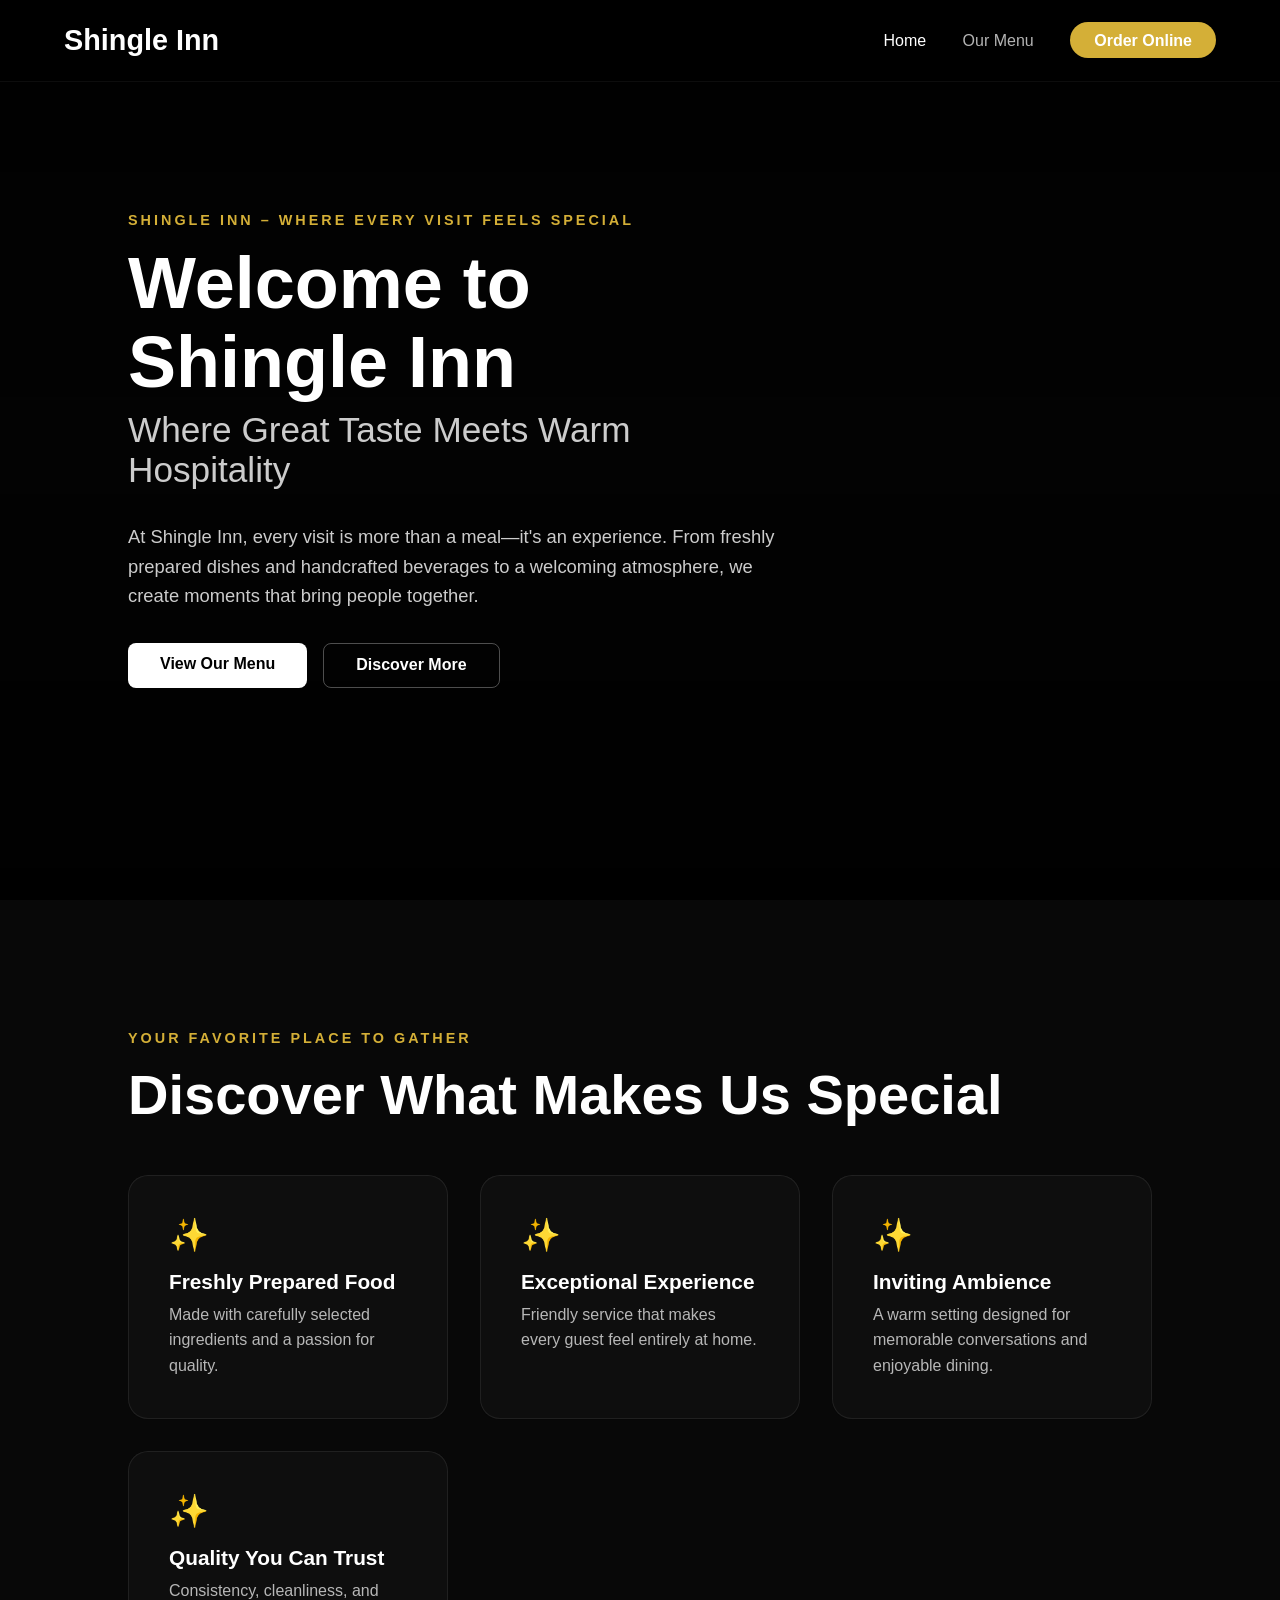
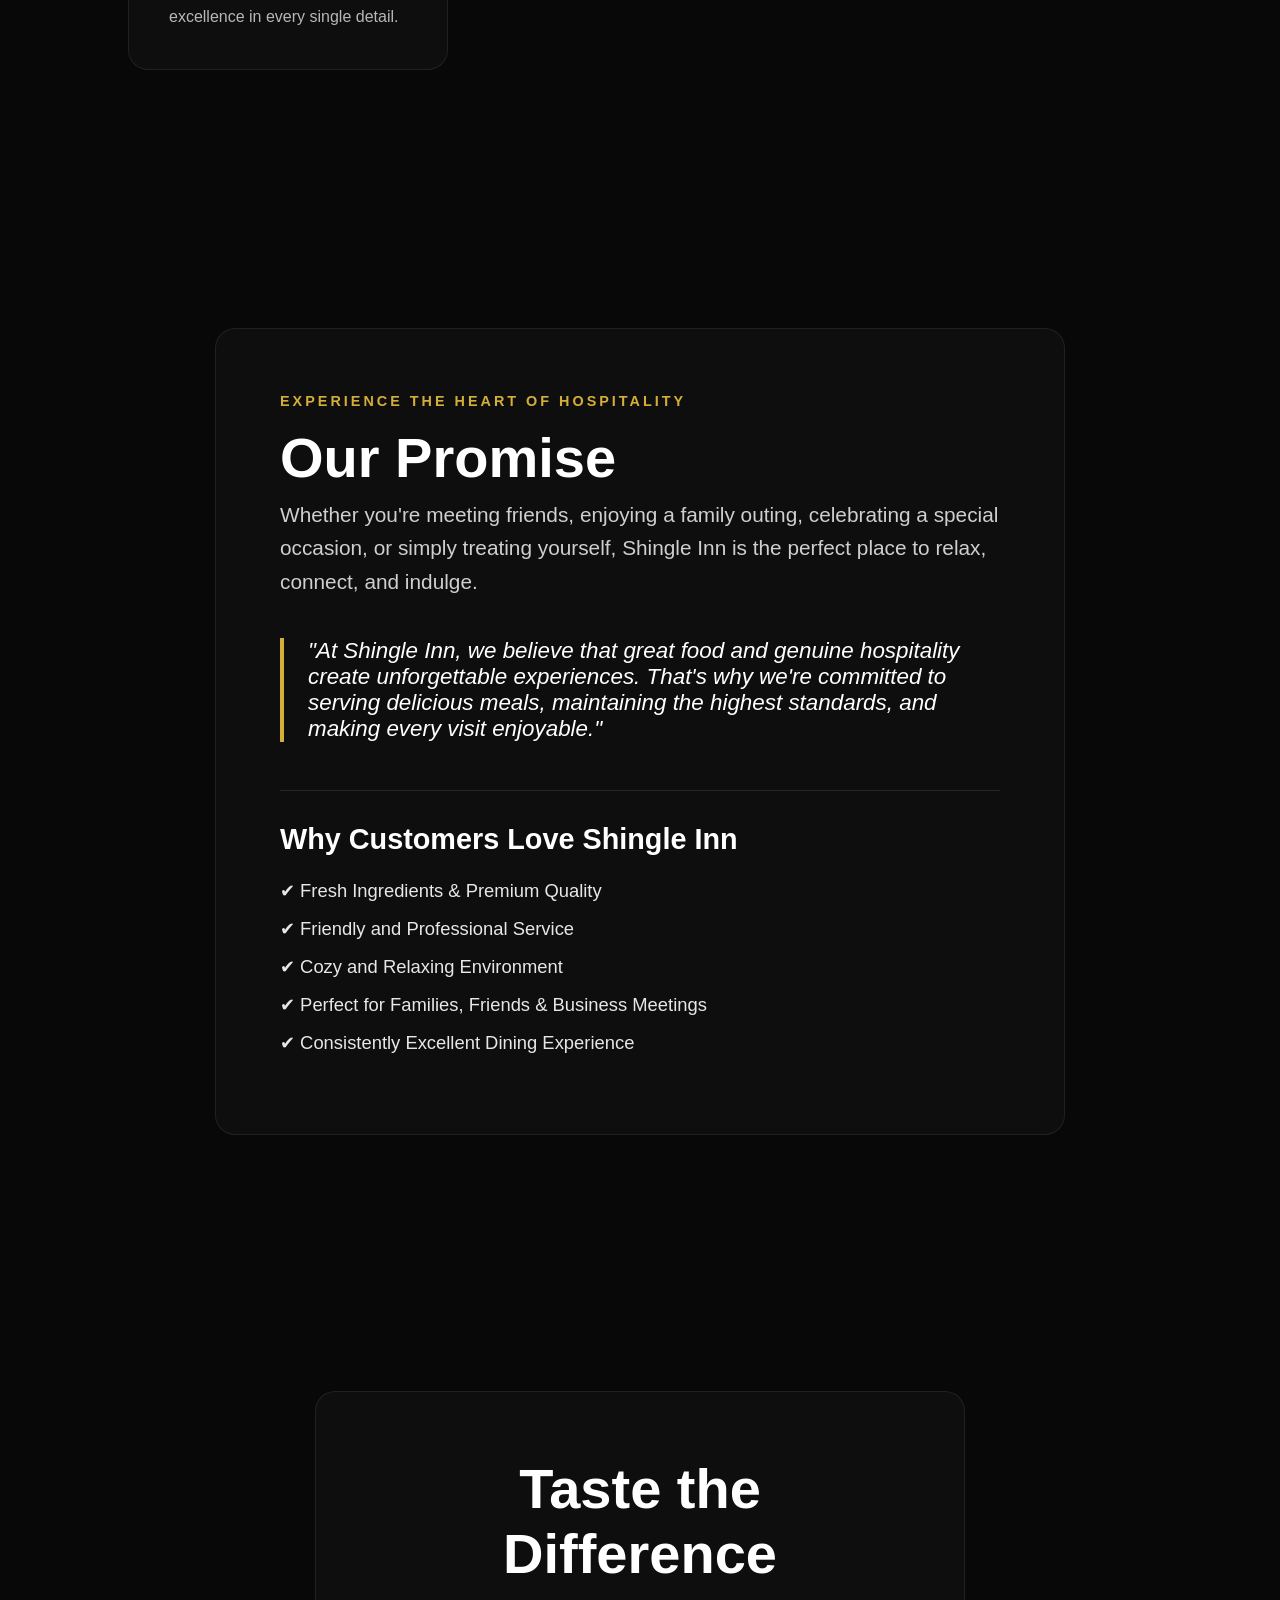
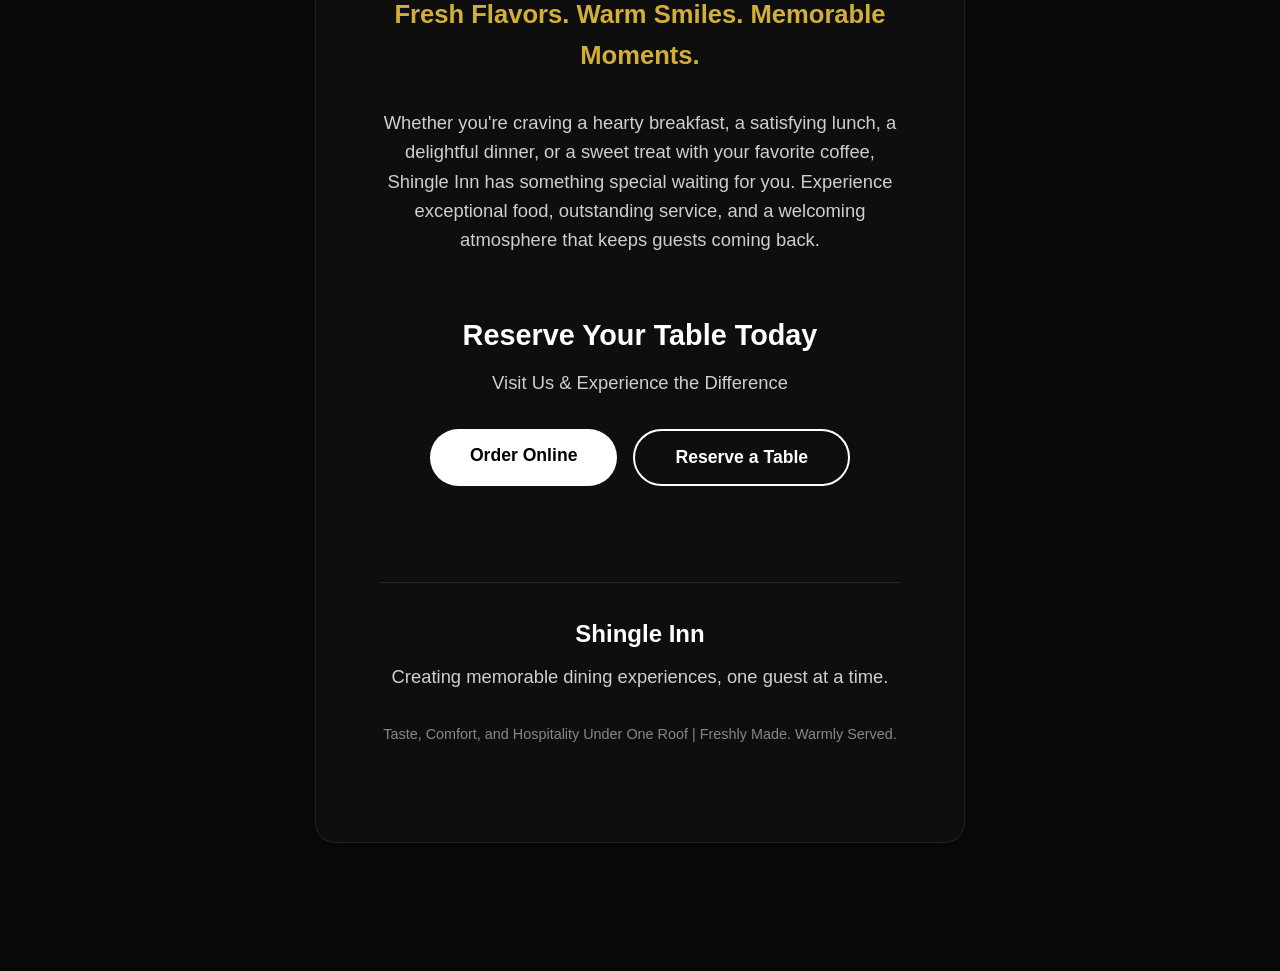
<file: index.html>
<!DOCTYPE html>
<html lang="en">
<head>
    <meta charset="UTF-8">
    <meta name="viewport" content="width=device-width, initial-scale=1.0">
    <title>Shingle Inn | Premium Dining & Coffee</title>
    <link rel="stylesheet" href="style.css">
</head>
<body>

    <nav class="navbar">
        <div class="nav-logo">Shingle Inn</div>
        <div class="nav-links">
            <a href="index.html" class="active">Home</a>
            <a href="menu.html">Our Menu</a>
            <a href="menu.html" class="nav-btn">Order Online</a>
        </div>
    </nav>

    <div class="video-bg-container">
        <video id="bg-video" src="video-home.mp4" playsinline muted loop autoplay preload="auto"></video>
        <div class="video-overlay-tint"></div>
    </div>

    <main class="content-wrapper">
        
        <section class="scroll-section hero-section">
            <div class="text-block">
                <span class="tagline">Shingle Inn – Where Every Visit Feels Special</span>
                <h1>Welcome to Shingle Inn</h1>
                <h2>Where Great Taste Meets Warm Hospitality</h2>
                <p>At Shingle Inn, every visit is more than a meal—it's an experience. From freshly prepared dishes and handcrafted beverages to a welcoming atmosphere, we create moments that bring people together.</p>
                <div class="cta-group">
                    <a href="menu.html" class="btn-primary">View Our Menu</a>
                    <a href="#discover" class="btn-secondary">Discover More</a>
                </div>
            </div>
        </section>

        <section id="discover" class="scroll-section feature-section">
            <div class="text-block full-width">
                <span class="tagline">Your Favorite Place to Gather</span>
                <h3>Discover What Makes Us Special</h3>
                
                <div class="feature-grid">
                    <div class="feature-card glass-panel">
                        <div class="icon">✨</div>
                        <h4>Freshly Prepared Food</h4>
                        <p>Made with carefully selected ingredients and a passion for quality.</p>
                    </div>
                    <div class="feature-card glass-panel">
                        <div class="icon">✨</div>
                        <h4>Exceptional Experience</h4>
                        <p>Friendly service that makes every guest feel entirely at home.</p>
                    </div>
                    <div class="feature-card glass-panel">
                        <div class="icon">✨</div>
                        <h4>Inviting Ambience</h4>
                        <p>A warm setting designed for memorable conversations and enjoyable dining.</p>
                    </div>
                    <div class="feature-card glass-panel">
                        <div class="icon">✨</div>
                        <h4>Quality You Can Trust</h4>
                        <p>Consistency, cleanliness, and excellence in every single detail.</p>
                    </div>
                </div>
            </div>
        </section>

        <section class="scroll-section promise-section">
            <div class="text-block container-md glass-panel padded-panel">
                <span class="tagline">Experience the Heart of Hospitality</span>
                <h3>Our Promise</h3>
                <p class="lead-text">Whether you're meeting friends, enjoying a family outing, celebrating a special occasion, or simply treating yourself, Shingle Inn is the perfect place to relax, connect, and indulge.</p>
                
                <blockquote class="promise-quote">
                    "At Shingle Inn, we believe that great food and genuine hospitality create unforgettable experiences. That's why we're committed to serving delicious meals, maintaining the highest standards, and making every visit enjoyable."
                </blockquote>

                <div class="perks-container">
                    <h4>Why Customers Love Shingle Inn</h4>
                    <ul class="perks-list">
                        <li>✔ Fresh Ingredients & Premium Quality</li>
                        <li>✔ Friendly and Professional Service</li>
                        <li>✔ Cozy and Relaxing Environment</li>
                        <li>✔ Perfect for Families, Friends & Business Meetings</li>
                        <li>✔ Consistently Excellent Dining Experience</li>
                    </ul>
                </div>
            </div>
        </section>

        <section class="scroll-section footer-cta-section">
            <div class="text-block text-center glass-panel padded-panel">
                <h3>Taste the Difference</h3>
                <p class="highlight-tagline">Fresh Flavors. Warm Smiles. Memorable Moments.</p>
                <p>Whether you're craving a hearty breakfast, a satisfying lunch, a delightful dinner, or a sweet treat with your favorite coffee, Shingle Inn has something special waiting for you. Experience exceptional food, outstanding service, and a welcoming atmosphere that keeps guests coming back.</p>
                
                <div class="booking-box action-box">
                    <h4>Reserve Your Table Today</h4>
                    <p>Visit Us & Experience the Difference</p>
                    <div class="final-actions cta-group center-group">
                        <a href="menu.html" class="action-btn order-now">Order Online</a>
                        <a href="mailto:reservations@shingleinn.com" class="action-btn outline-btn">Reserve a Table</a>
                    </div>
                </div>
                
                <footer class="mini-footer">
                    <p class="footer-logo">Shingle Inn</p>
                    <p>Creating memorable dining experiences, one guest at a time.</p>
                    <p class="sub-footer-text">Taste, Comfort, and Hospitality Under One Roof | Freshly Made. Warmly Served.</p>
                </footer>
            </div>
        </section>

    </main>

</body>
</html>
</file>
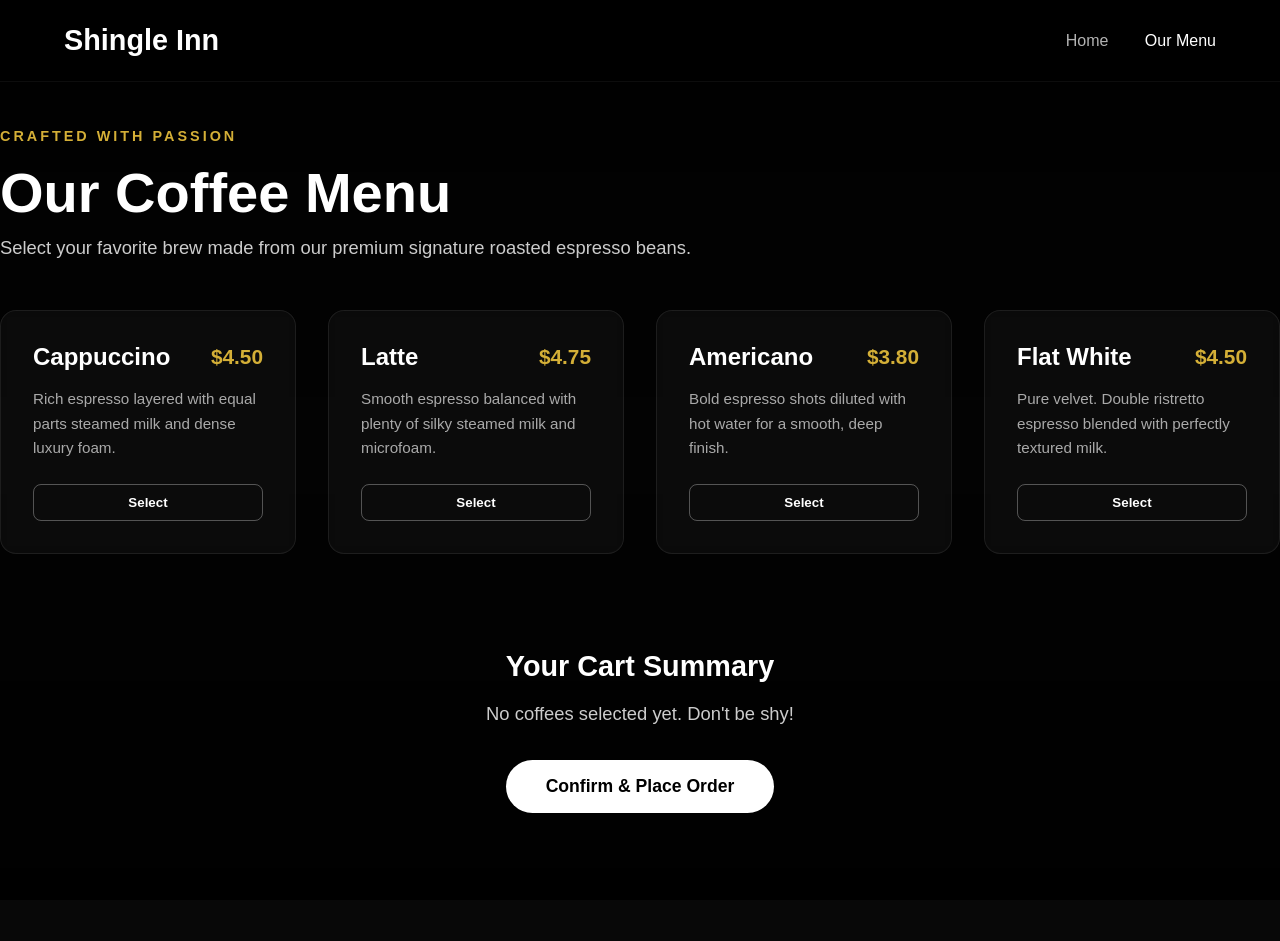
<file: menu.html>
<!DOCTYPE html>
<html lang="en">
<head>
    <meta charset="UTF-8">
    <meta name="viewport" content="width=device-width, initial-scale=1.0">
    <title>Shingle Inn | Menu</title>
    <link rel="stylesheet" href="style.css">
</head>
<body>

    <nav class="navbar">
        <div class="nav-logo">Shingle Inn</div>
        <div class="nav-links">
            <a href="index.html">Home</a>
            <a href="menu.html" class="active">Our Menu</a>
        </div>
    </nav>

    <div class="video-bg-container">
        <video id="bg-video" src="video-experience.mp4" playsinline muted loop autoplay preload="auto"></video>
        <div class="video-overlay-tint"></div>
    </div>

    <div id="successModal" class="success-overlay">
        <div class="premium-success-card">
            <span class="success-badge">Brilliance Confirmed</span>
            <h2 class="success-card-title">Look at You Go!</h2>
            <div class="premium-msg-box">
                <p><strong>A truly spectacular choice.</strong> We were just saying how someone with impeccable taste was bound to order exactly that. </p>
                <p>Our team of highly qualified coffee artisans is currently treating your beverage selection with the mathematical precision of a space launch. It will materialize at your table in just a bit. Please sit back, bask in the warm glow of your own superior intellect, and congratulate yourself on navigating this menu so flawlessly.</p>
            </div>
            <button class="premium-close-btn" onclick="closeModal()">I Am Indeed Spectacular</button>
        </div>
    </div>

    <main class="content-wrapper menu-spacing">
        <section class="menu-page-section">
            <div class="text-block full-width">
                <span class="tagline">Crafted with Passion</span>
                <h3>Our Coffee Menu</h3>
                <p class="menu-intro">Select your favorite brew made from our premium signature roasted espresso beans.</p>
                
                <div class="coffee-menu-grid">
                    <div class="menu-item-card">
                        <div class="item-header">
                            <h4>Cappuccino</h4>
                            <span class="price">$4.50</span>
                        </div>
                        <p class="item-desc">Rich espresso layered with equal parts steamed milk and dense luxury foam.</p>
                        <button class="add-to-order-btn" onclick="addToOrder('Cappuccino')">Select</button>
                    </div>

                    <div class="menu-item-card">
                        <div class="item-header">
                            <h4>Latte</h4>
                            <span class="price">$4.75</span>
                        </div>
                        <p class="item-desc">Smooth espresso balanced with plenty of silky steamed milk and microfoam.</p>
                        <button class="add-to-order-btn" onclick="addToOrder('Latte')">Select</button>
                    </div>

                    <div class="menu-item-card">
                        <div class="item-header">
                            <h4>Americano</h4>
                            <span class="price">$3.80</span>
                        </div>
                        <p class="item-desc">Bold espresso shots diluted with hot water for a smooth, deep finish.</p>
                        <button class="add-to-order-btn" onclick="addToOrder('Americano')">Select</button>
                    </div>
                    
                    <div class="menu-item-card">
                        <div class="item-header">
                            <h4>Flat White</h4>
                            <span class="price">$4.50</span>
                        </div>
                        <p class="item-desc">Pure velvet. Double ristretto espresso blended with perfectly textured milk.</p>
                        <button class="add-to-order-btn" onclick="addToOrder('Flat White')">Select</button>
                    </div>
                </div>

                <div class="booking-box">
                    <h4>Your Cart Summary</h4>
                    <p id="cart-status">No coffees selected yet. Don't be shy!</p>
                    <div class="final-actions">
                        <button class="action-btn order-now" onclick="checkoutOrder()">Confirm & Place Order</button>
                    </div>
                </div>

            </div>
        </section>
    </main>

    <script src="script.js"></script>
</body>
</html>
</file>
<file: style.css>
/* --- GLOBAL RESET & THEME --- */
* {
    margin: 0;
    padding: 0;
    box-sizing: border-box;
    font-family: -apple-system, BlinkMacSystemFont, 'Segoe UI', Roboto, sans-serif;
    scroll-behavior: smooth;
}

body {
    background-color: #080808;
    color: #ffffff;
    overflow-x: hidden;
}

/* --- FIXED VIDEO ENGINE --- */
.video-bg-container {
    position: fixed;
    top: 0;
    left: 0;
    width: 100vw;
    height: 100vh;
    z-index: -2;
}

#bg-video {
    width: 100%;
    height: 100%;
    object-fit: cover;
}

.video-overlay-tint {
    position: absolute;
    top: 0;
    left: 0;
    width: 100%;
    height: 100%;
    background: linear-gradient(to bottom, rgba(0,0,0,0.85) 0%, rgba(0,0,0,0.6) 50%, rgba(0,0,0,0.9) 100%);
    z-index: -1;
}

/* --- PREMIUM NAVIGATION BAR --- */
.navbar {
    position: fixed;
    top: 0;
    left: 0;
    width: 100%;
    padding: 1.5rem 4rem;
    display: flex;
    justify-content: space-between;
    align-items: center;
    z-index: 100;
    background: rgba(0, 0, 0, 0.5);
    backdrop-filter: blur(15px);
    border-bottom: 1px solid rgba(255,255,255,0.05);
}

.nav-logo { font-size: 1.8rem; font-weight: 800; }
.nav-links a { color: rgba(255,255,255,0.7); text-decoration: none; margin-left: 2rem; font-weight: 500; transition: color 0.3s; }
.nav-links a:hover, .nav-links a.active { color: #ffffff; }
.nav-btn { background: #d4af37; color: #ffffff !important; padding: 0.6rem 1.5rem; border-radius: 50px; font-weight: 600 !important; }

/* --- PAGE LAYOUTS & SCROLL SECTIONS --- */
.content-wrapper { position: relative; z-index: 10; }
.scroll-section { min-height: 100vh; display: flex; align-items: center; padding: 8rem 10%; }
.menu-spacing { padding-top: 8rem; padding-bottom: 5rem; }
.text-block { max-width: 650px; }
.text-block.container-md { max-width: 850px; margin: 0 auto; }
.text-block.full-width { max-width: 100%; width: 100%; }
.text-center { text-align: center; margin: 0 auto; }

/* --- GLASSMORPHISM PANELS (For readable text over video) --- */
.glass-panel {
    background: rgba(25, 25, 25, 0.4);
    border: 1px solid rgba(255, 255, 255, 0.08);
    backdrop-filter: blur(12px);
    border-radius: 20px;
}
.padded-panel { padding: 4rem; }

/* --- TYPOGRAPHY --- */
.tagline { font-size: 0.9rem; text-transform: uppercase; letter-spacing: 3px; color: #d4af37; font-weight: 700; display: block; margin-bottom: 1rem; }
h1 { font-size: 4.5rem; font-weight: 900; line-height: 1.1; margin-bottom: 0.5rem; }
h2 { font-size: 2.2rem; font-weight: 400; color: rgba(255,255,255,0.8); margin-bottom: 2rem; }
h3 { font-size: 3.5rem; font-weight: 800; margin-bottom: 0.5rem; }
h4 { font-size: 1.8rem; font-weight: 700; margin-bottom: 1rem; }
p { font-size: 1.15rem; line-height: 1.6; color: rgba(255,255,255,0.8); margin-bottom: 2rem; }
.lead-text { font-size: 1.3rem; }

/* --- BUTTONS --- */
.cta-group { display: flex; gap: 1rem; }
.center-group { justify-content: center; }
.btn-primary, .btn-secondary { padding: 0.8rem 2rem; border-radius: 8px; text-decoration: none; font-weight: 600; transition: 0.3s; }
.btn-primary { background: #ffffff; color: #000000; }
.btn-primary:hover { background: #d4af37; color: #ffffff; }
.btn-secondary { border: 1px solid rgba(255,255,255,0.3); color: #fff; }
.btn-secondary:hover { background: rgba(255,255,255,0.1); }

/* --- FEATURE GRID (Discover Section) --- */
.feature-grid { display: grid; grid-template-columns: repeat(auto-fit, minmax(250px, 1fr)); gap: 2rem; margin-top: 3rem; }
.feature-card { padding: 2.5rem; text-align: left; transition: transform 0.3s; }
.feature-card:hover { transform: translateY(-5px); background: rgba(25, 25, 25, 0.6); }
.feature-card .icon { font-size: 2rem; margin-bottom: 1rem; }
.feature-card h4 { font-size: 1.3rem; margin-bottom: 0.5rem; }
.feature-card p { font-size: 1rem; margin-bottom: 0; color: rgba(255,255,255,0.7); }

/* --- PROMISE & PERKS LIST --- */
.promise-quote { font-style: italic; border-left: 4px solid #d4af37; padding-left: 1.5rem; margin: 2.5rem 0; font-size: 1.4rem; color: #ffffff; }
.perks-container { margin-top: 3rem; border-top: 1px solid rgba(255,255,255,0.1); padding-top: 2rem; }
.perks-list { list-style: none; margin-top: 1.5rem; }
.perks-list li { font-size: 1.15rem; margin-bottom: 1rem; color: rgba(255,255,255,0.9); }

/* --- MENU GRID --- */
.coffee-menu-grid { display: grid; grid-template-columns: repeat(auto-fit, minmax(280px, 1fr)); gap: 2rem; margin-top: 3rem; margin-bottom: 3rem; }
.menu-item-card { background: rgba(25, 25, 25, 0.4); border: 1px solid rgba(255, 255, 255, 0.08); border-radius: 16px; padding: 2rem; backdrop-filter: blur(10px); display: flex; flex-direction: column; justify-content: space-between; transition: transform 0.3s; }
.menu-item-card:hover { transform: translateY(-5px); background: rgba(25, 25, 25, 0.6); }
.item-header { display: flex; justify-content: space-between; align-items: center; margin-bottom: 1rem; }
.item-header h4 { font-size: 1.5rem; font-weight: 700; margin-bottom: 0; }
.price { color: #d4af37; font-weight: 700; font-size: 1.3rem; }
.item-desc { font-size: 0.95rem; color: rgba(255,255,255,0.65); margin-bottom: 1.5rem; }
.add-to-order-btn { background: transparent; color: #ffffff; border: 1px solid rgba(255,255,255,0.3); padding: 0.6rem 1rem; border-radius: 8px; font-weight: 600; cursor: pointer; width: 100%; transition: all 0.3s; }
.add-to-order-btn:hover { background: #ffffff; color: #000000; border-color: #ffffff; }

/* --- CART SUMMARY & CTA BOX --- */
.booking-box { padding: 3rem 2rem; border-radius: 24px; text-align: center; margin-top: 2rem; }
.action-box { background: transparent; border: none; padding: 2rem 0; margin-top: 0; }
.highlight-tagline { font-size: 1.6rem; font-weight: 700; color: #d4af37; margin-bottom: 2rem; }
.action-btn { padding: 1rem 2.5rem; border: none; border-radius: 50px; font-size: 1.1rem; font-weight: 700; cursor: pointer; transition: transform 0.3s; text-decoration: none; display: inline-block; }
.order-now { background: #ffffff; color: #000000; }
.order-now:hover { transform: scale(1.05); background: #d4af37; color: #ffffff; }
.outline-btn { background: transparent; color: #ffffff; border: 2px solid #ffffff; }
.outline-btn:hover { background: #ffffff; color: #000000; }

/* --- FOOTER --- */
.mini-footer { margin-top: 4rem; border-top: 1px solid rgba(255,255,255,0.1); padding-top: 2rem; }
.footer-logo { font-size: 1.5rem; font-weight: 800; color: #ffffff; margin-bottom: 0.5rem; }
.sub-footer-text { font-size: 0.9rem; color: rgba(255,255,255,0.5); margin-top: 0.5rem; }

/* --- SARCASTIC SUCCESS MODAL --- */
.success-overlay { position: fixed; top: 0; left: 0; width: 100vw; height: 100vh; background: rgba(0, 0, 0, 0.85); backdrop-filter: blur(20px); z-index: 1000; display: flex; justify-content: center; align-items: center; opacity: 0; pointer-events: none; transition: opacity 0.5s ease; }
.success-overlay.active { opacity: 1; pointer-events: auto; }
.premium-success-card { background: rgba(255, 255, 255, 0.05); border: 1px solid rgba(255, 255, 255, 0.1); max-width: 600px; padding: 3.5rem 2.5rem; border-radius: 28px; text-align: center; transform: translateY(30px); transition: transform 0.5s; }
.success-overlay.active .premium-success-card { transform: translateY(0); }
.success-badge { background: rgba(212, 175, 55, 0.15); color: #d4af37; padding: 0.5rem 1.5rem; border-radius: 50px; font-size: 0.85rem; text-transform: uppercase; letter-spacing: 2px; font-weight: 700; display: inline-block; margin-bottom: 1.5rem; }
.success-card-title { font-size: 2.8rem; font-weight: 800; margin-bottom: 1.5rem; }
.premium-msg-box { text-align: left; margin-bottom: 2.5rem; }
.premium-msg-box p { font-size: 1.1rem; line-height: 1.7; color: rgba(255, 255, 255, 0.8); margin-bottom: 1.2rem; }
.premium-close-btn { background: #ffffff; color: #000000; border: none; padding: 1rem 3rem; border-radius: 50px; font-size: 1rem; font-weight: 700; cursor: pointer; transition: 0.3s; }
.premium-close-btn:hover { background: #d4af37; color: #ffffff; }
</file>
